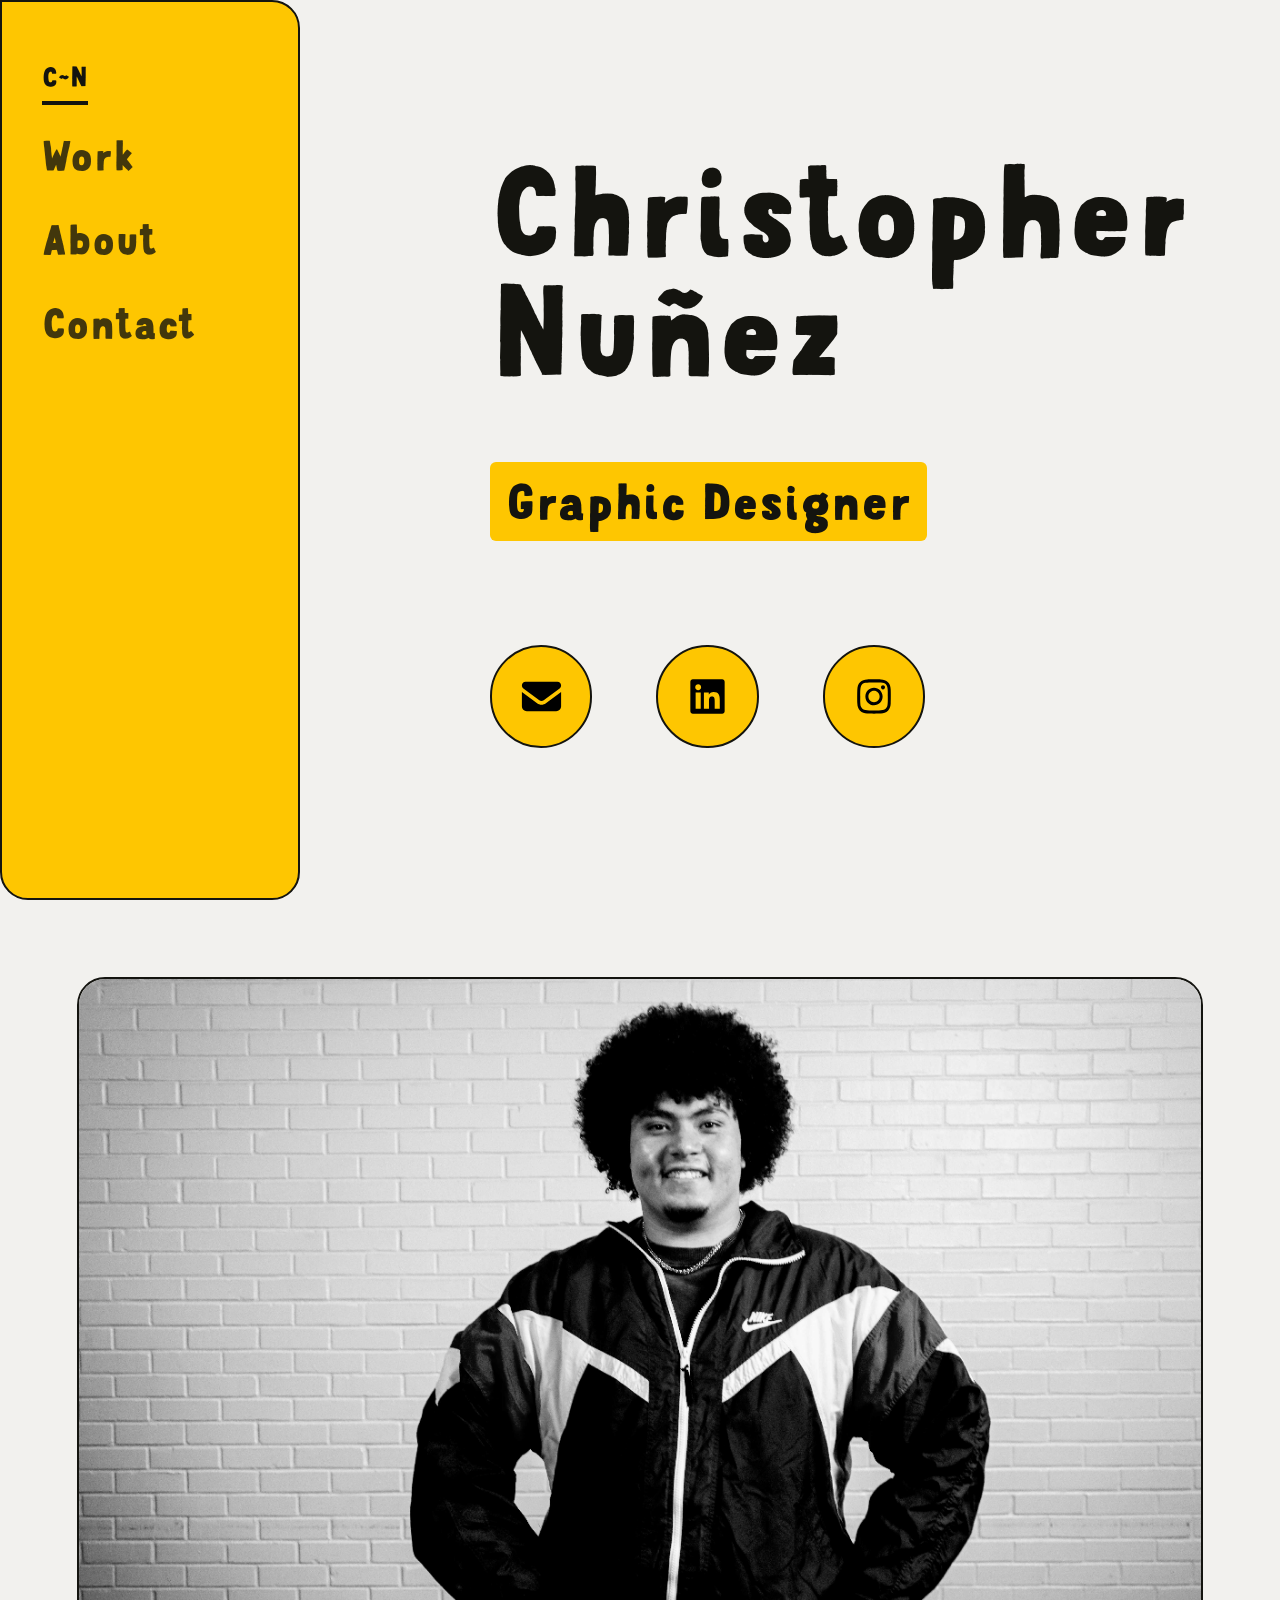
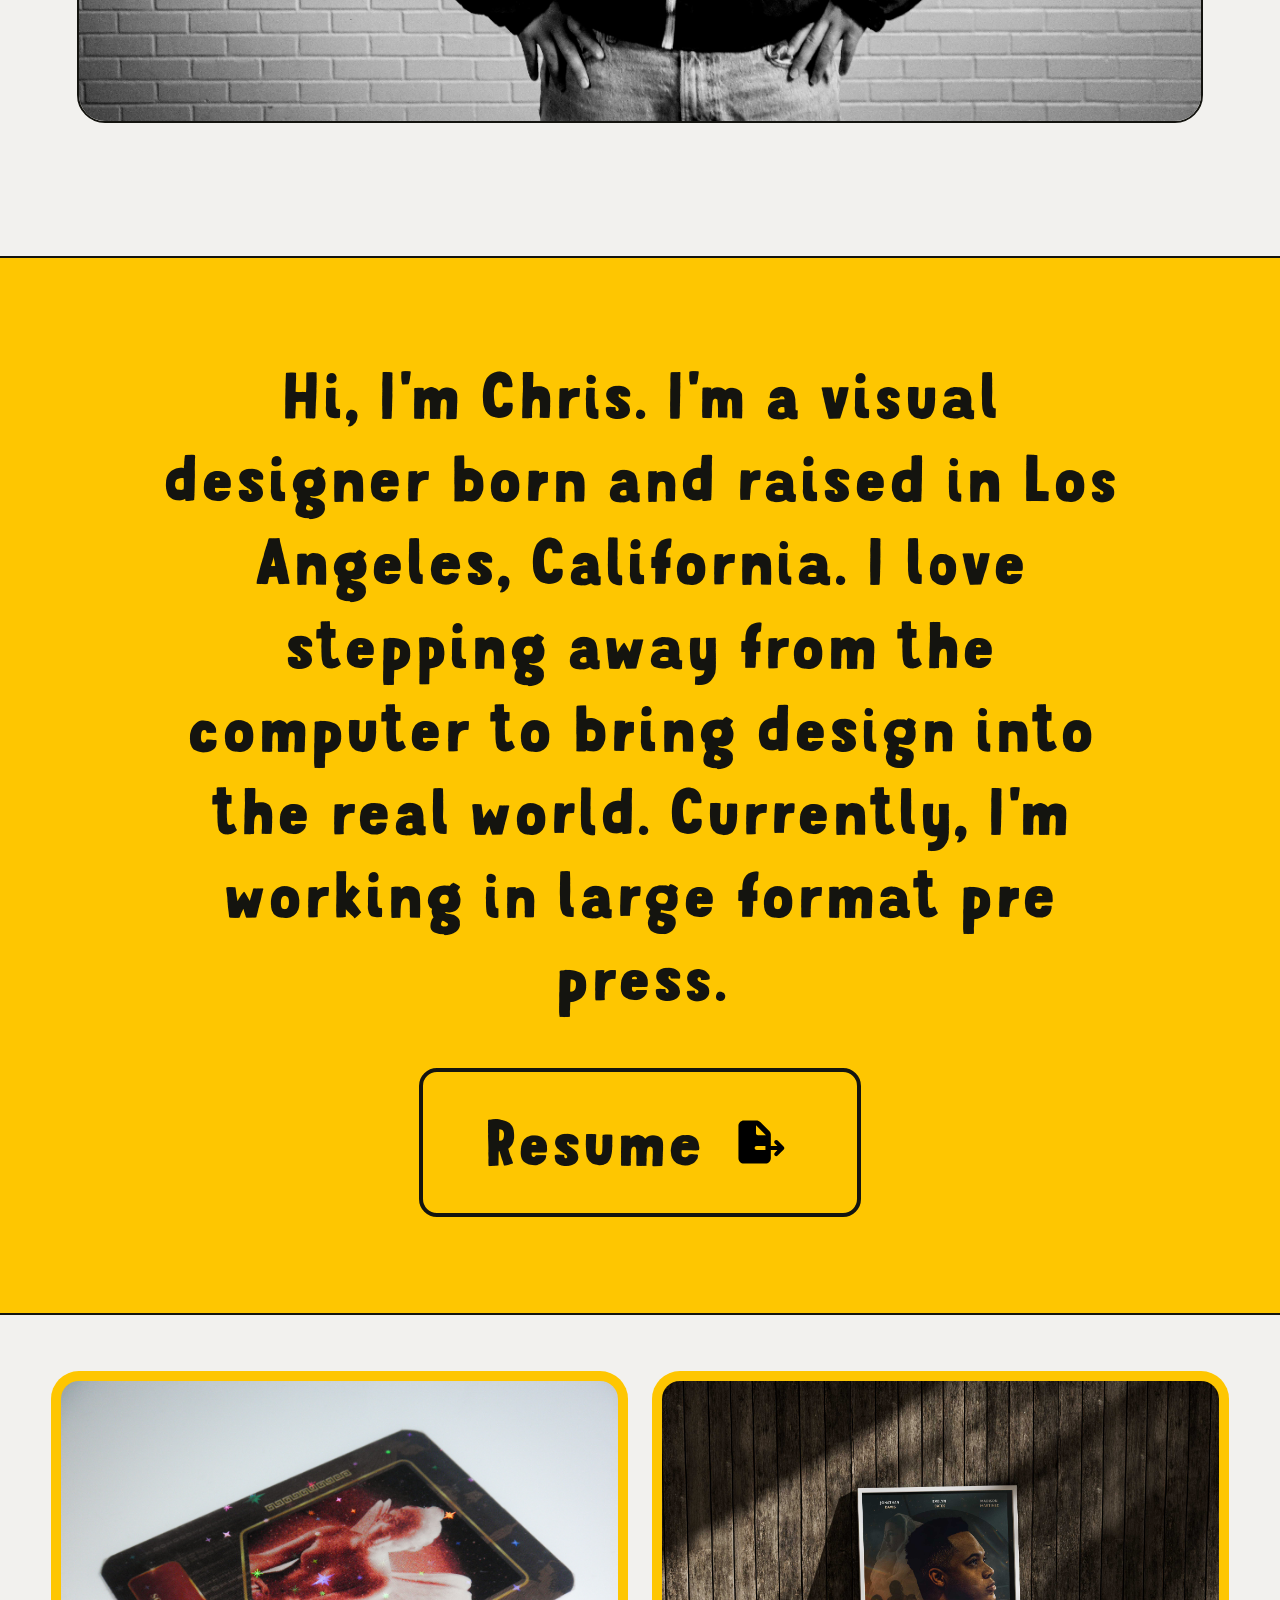
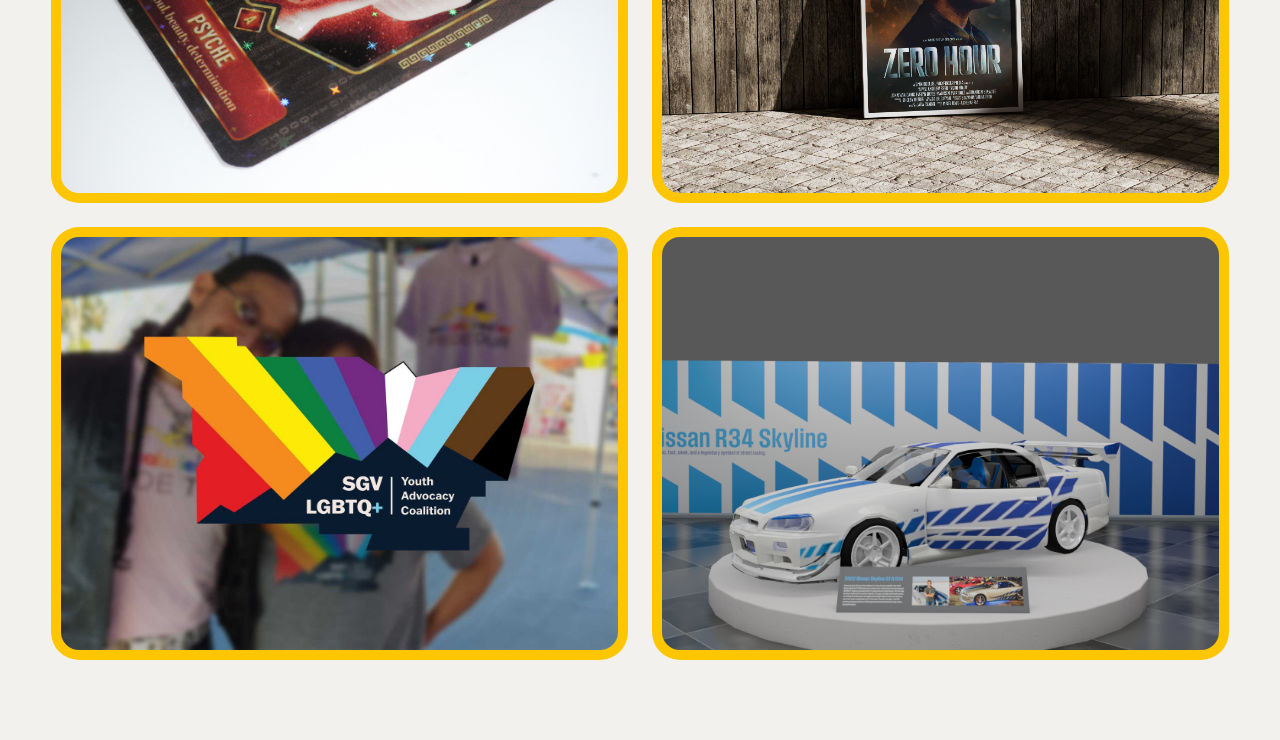
<file: index.html>
<!DOCTYPE html>
<html lang="en">
<head>
<meta charset="UTF-8">
<meta name="viewport" content="width=device-width, initial-scale=1.0">
<title>Christopher Nuñez — Graphic Designer</title>
<link rel="stylesheet" href="css/styles.css">
</head>
<body>

<div class="page">
  <div class="page-inner">

    <div class="hero-row">
      <nav class="nav-card">
        <div class="nav-top">
          <div class="logo">C~N</div>
          <button class="hamburger" id="navToggle" aria-label="Open menu" aria-expanded="false">
            <span></span><span></span><span></span>
          </button>
        </div>
        <ul class="nav-links">
          <li><a href="#work">Work</a></li>
          <li><a href="#about">About</a></li>
          <li><a href="contact.html">Contact</a></li>
        </ul>
      </nav>

      <header class="hero" id="top">
        <div class="hero-text">
          <h1>Christopher<br>Nuñez</h1>
          <p class="tag"><span>Graphic Designer</span></p>
          <div class="social">
            <a href="contact.html" aria-label="Email">
              <img src="assets/icons/envelope-solid-full.svg" alt="">
            </a>
            <a href="https://www.linkedin.com/in/christopher-nu%C3%B1ez-a36871207/" target="_blank" rel="noopener" aria-label="LinkedIn">
              <img src="assets/icons/linkedin-brands-solid-full.svg" alt="">
            </a>
            <a href="https://www.instagram.com/nunez.graphics/?hl=en" target="_blank" rel="noopener" aria-label="Instagram">
              <img src="assets/icons/instagram-brands-solid-full.svg" alt="">
            </a>
          </div>
        </div>
      </header>
    </div>

    <div class="hero-divider">
      <img src="assets/images/header/hero.jpg" alt="Portrait of Chris Nuñez" loading="eager">
    </div>

    <section class="about-band" id="about">
      <p>Hi, I'm Chris. I'm a visual designer born and raised in Los Angeles, California. I love stepping away from the computer to bring design into the real world. Currently, I'm working in large format pre press.</p>
      <a class="resume-btn" href="assets/resume_christopher_nunez.pdf" target="_blank" rel="noopener">
        Resume
        <img src="assets/icons/file-export-solid-full.svg" alt="">
      </a>
    </section>

    <section class="work" id="work">
      <div class="work-grid">
        <a class="work-item" href="work/psyche.html">
          <img src="assets/images/projects/psyche/Psyche-01.jpeg" alt="Psyche Holo Card with astral foil" loading="lazy">
        </a>
        <a class="work-item" href="work/key-art.html">
          <img src="assets/images/projects/key%20art/ZeroHour-01-Moc_Up.jpg" alt="Zero Hour poster" loading="lazy">
        </a>
        <a class="work-item" href="work/sgv.html">
          <img src="assets/images/projects/sgv/Thumbnail_SGV-01.jpg" alt="SGV logo" loading="lazy">
        </a>
        <a class="work-item" href="work/o'conner's-garage.html">
          <img src="assets/images/projects/torettos/New_thumbnail.png" alt="O'Conner's Garage exhibit" loading="lazy">
        </a>
      </div>
    </section>

  </div>
</div>

<script src="js/nav.js"></script>
</body>
</html>
</file>
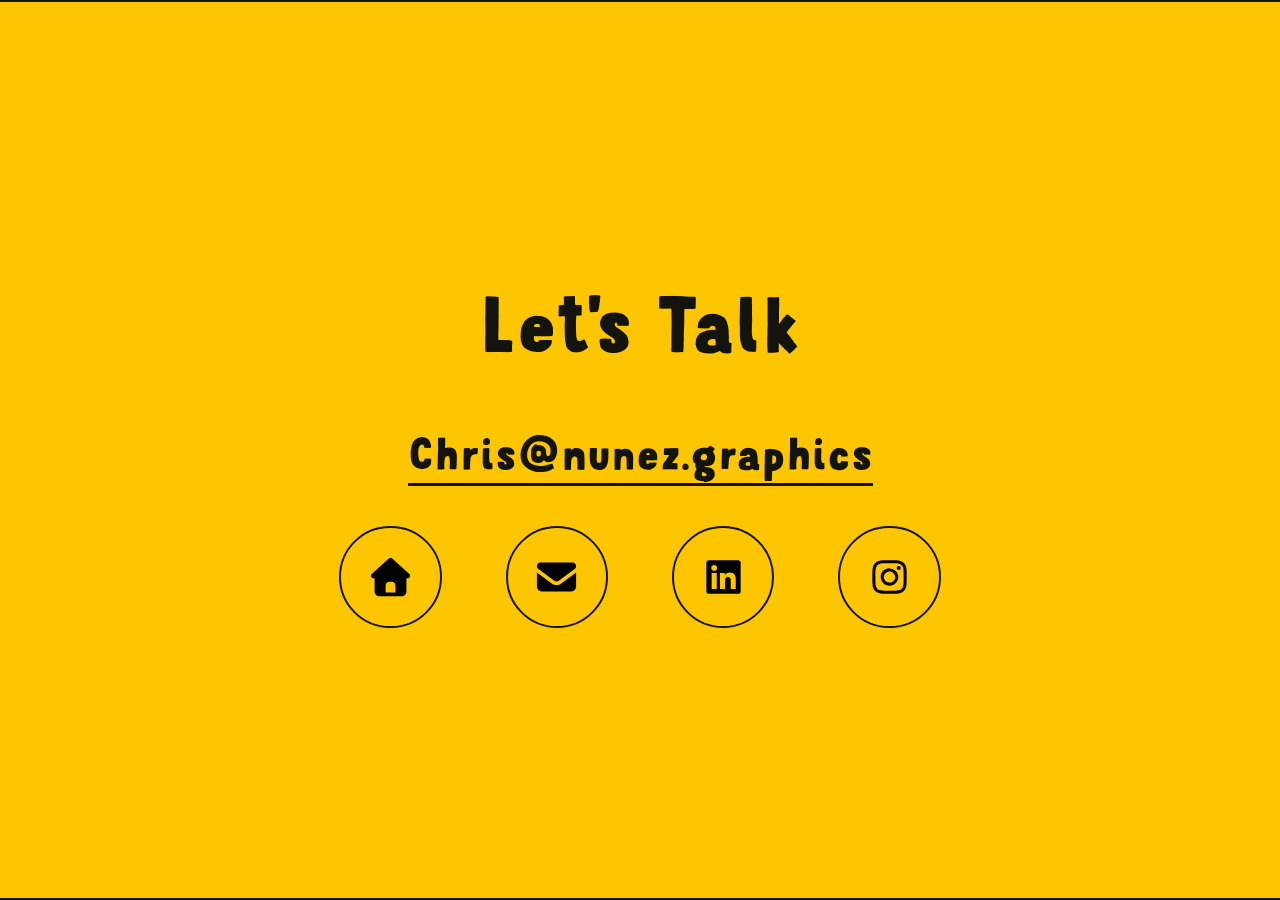
<file: contact.html>
<!DOCTYPE html>
<html lang="en">
<head>
<meta charset="UTF-8">
<meta name="viewport" content="width=device-width, initial-scale=1.0">
<title>Contact — Christopher Nuñez</title>
<link rel="stylesheet" href="css/styles.css">
</head>
<body>

<section class="about-band contact-hero">
  <h1 class="contact-title">Let's Talk</h1>
  <a class="contact-email" href="mailto:Chris@nunez.graphics">Chris@nunez.graphics</a>
  <div class="social">
    <a href="index.html" aria-label="Home">
      <img src="assets/icons/house-solid-full.svg" alt="">
    </a>
    <a href="mailto:Chris@nunez.graphics" aria-label="Email">
      <img src="assets/icons/envelope-solid-full.svg" alt="">
    </a>
    <a href="https://www.linkedin.com/in/christopher-nu%C3%B1ez-a36871207/" target="_blank" rel="noopener" aria-label="LinkedIn">
      <img src="assets/icons/linkedin-brands-solid-full.svg" alt="">
    </a>
    <a href="https://www.instagram.com/nunez.graphics/?hl=en" target="_blank" rel="noopener" aria-label="Instagram">
      <img src="assets/icons/instagram-brands-solid-full.svg" alt="">
    </a>
  </div>
</section>

</body>
</html>
</file>
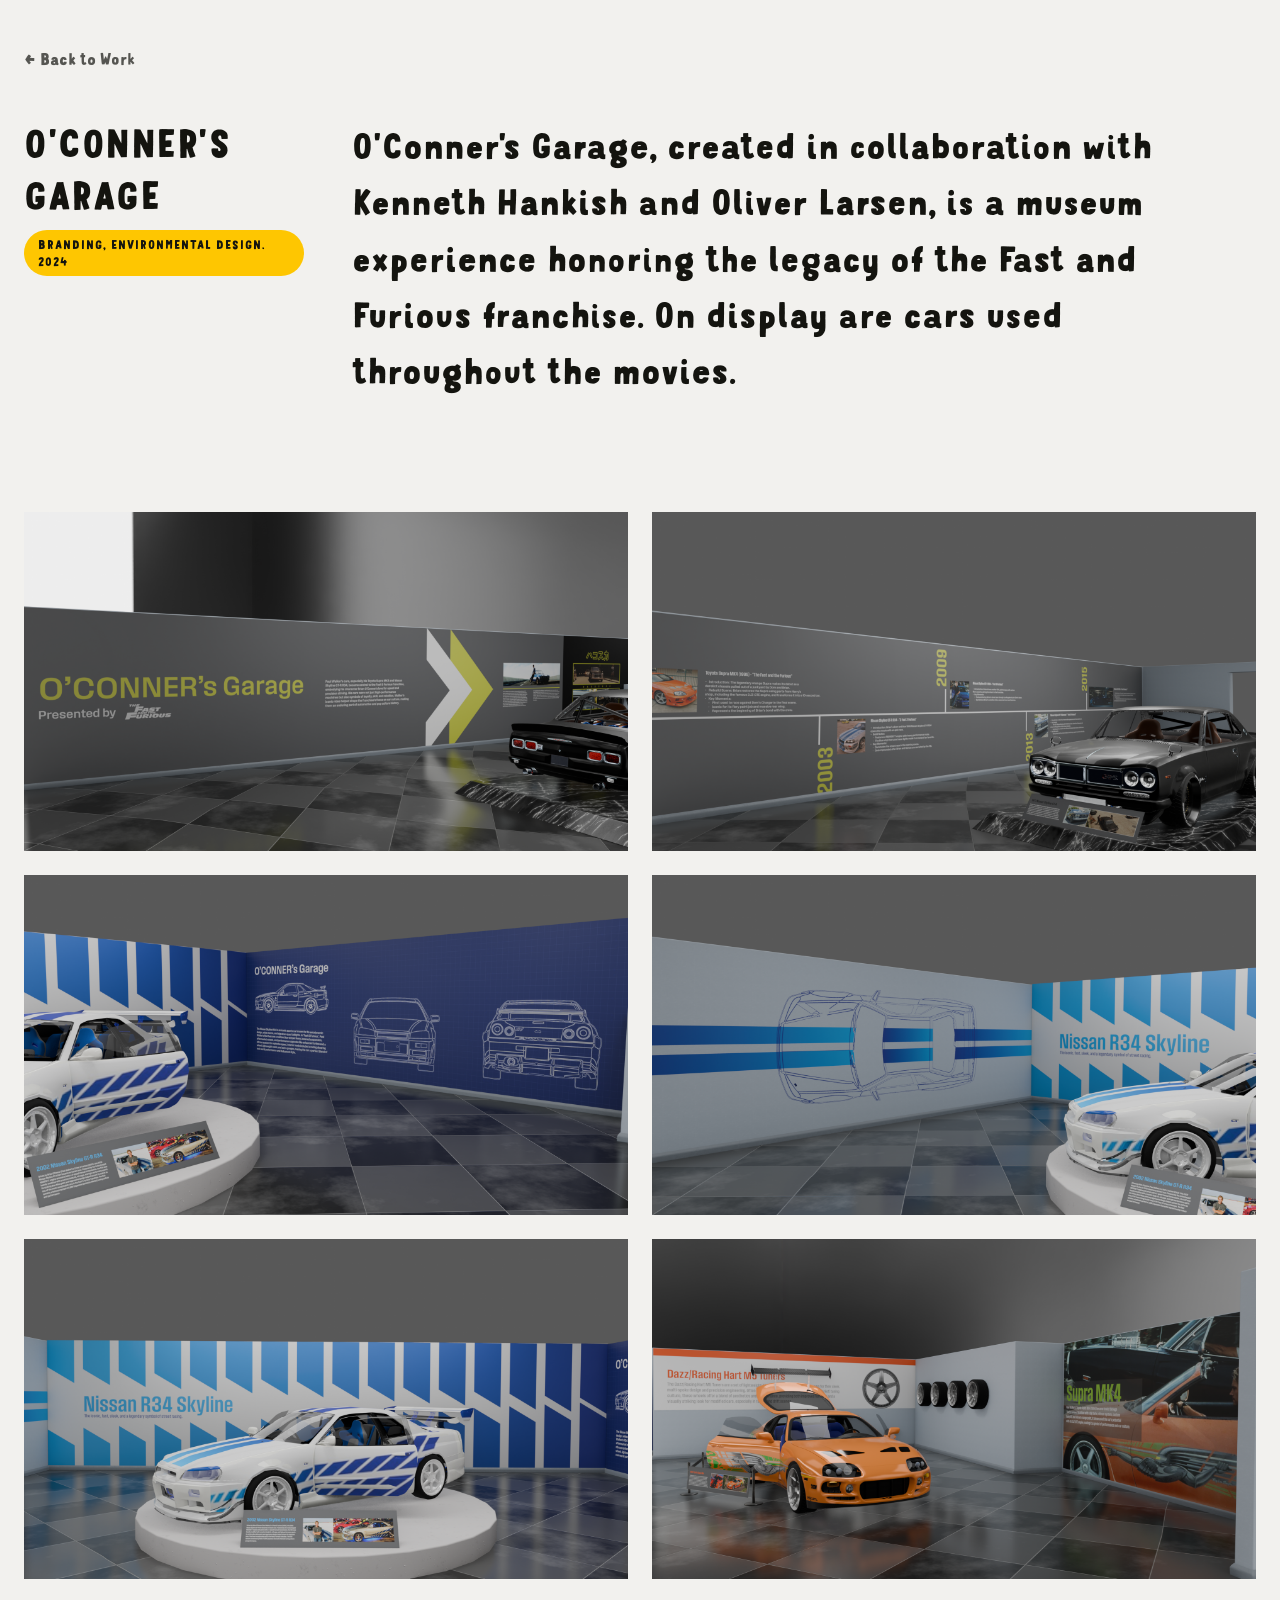
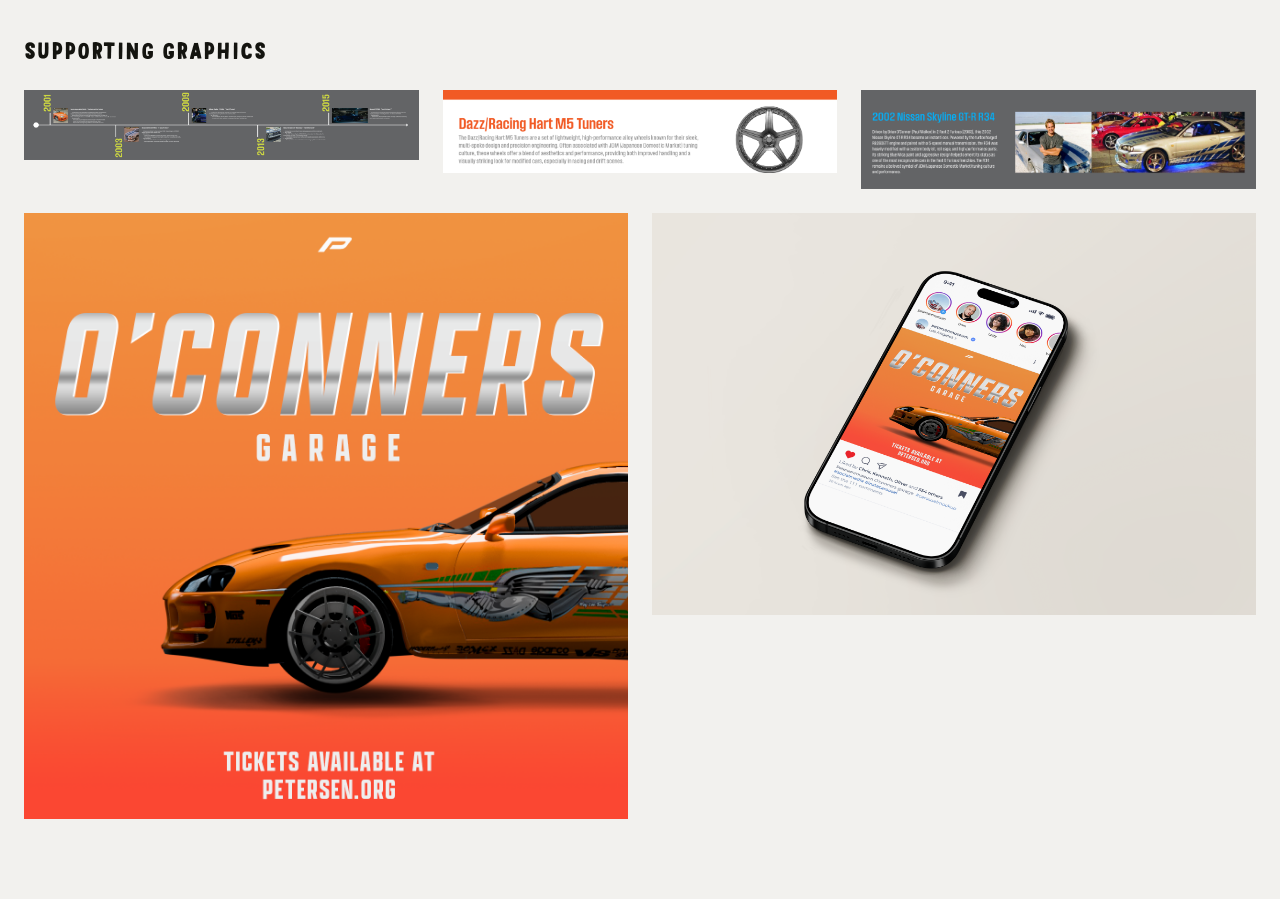
<file: work/o'conner's-garage.html>
<!DOCTYPE html>
<html lang="en">
<head>
<meta charset="UTF-8">
<meta name="viewport" content="width=device-width, initial-scale=1.0">
<title>O'Conner's Garage — Christopher Nuñez</title>
<link rel="stylesheet" href="../css/styles.css">
</head>
<body>

<div class="project-page">
  <a class="back-link" href="../index.html#work">&larr; Back to Work</a>

  <header class="project-header">
    <div>
      <h1 class="project-title">O'Conner's Garage</h1>
      <hr class="project-rule">
      <p class="project-meta">Branding, Environmental Design. 2024</p>
    </div>
    <div class="project-desc">
      <p>O'Conner's Garage, created in collaboration with Kenneth Hankish and Oliver Larsen, is a museum experience honoring the legacy of the Fast and Furious franchise. On display are cars used throughout the movies.</p>
    </div>
  </header>

  <div class="project-images">
    <div class="project-gallery">
      <img class="project-image" src="../assets/images/projects/torettos/exhibit_renders/EntranceWall.png" alt="Museum Entrance" loading="lazy">
      <img class="project-image" src="../assets/images/projects/torettos/exhibit_renders/HakosukaTimeline.png" alt="Museum Timeline" loading="lazy">
      <img class="project-image" src="../assets/images/projects/torettos/exhibit_renders/SkylineWall1.png" alt="Blue Print of Nissian Skyline " loading="lazy">
      <img class="project-image" src="../assets/images/projects/torettos/exhibit_renders/SkylineWall2.png" alt="Wall Graphics of Nissian Skyline " loading="lazy">
      <img class="project-image" src="../assets/images/projects/torettos/exhibit_renders/SkylineWallFront.png" alt="Nissian Skyline on display " loading="lazy">
      <img class="project-image" src="../assets/images/projects/torettos/exhibit_renders/SupraZone.png" alt="Display of Supra " loading="lazy">
    </div>

    <h2 class="project-section-title">Supporting Graphics</h2>
    <div class="project-gallery-3col">
      <img class="project-image" src="../assets/images/projects/torettos/Source_wall/EntranceSource.png" alt="Entrance Wall" loading="lazy">
      <img class="project-image" src="../assets/images/projects/torettos/Source_wall/SupraWheel_Source.png" alt="Supra wall graphic" loading="lazy">
      <img class="project-image" src="../assets/images/projects/torettos/Source_wall/PlacardSource1.png" alt="Placard wall graphic" loading="lazy">
    </div>
    <div class="project-gallery">
      <img class="project-image" src="../assets/images/projects/torettos/Social_Media/O-Connors-5.png" alt="O'Conner's Garage social media graphic" loading="lazy">
      <img class="project-image" src="../assets/images/projects/torettos/Social_Media/Social_Media_MOck-up.png" alt="O'Conner's Garage social media mockup" loading="lazy">
    </div>
  </div>
</div>
<script src="../js/lightbox.js"></script>
</body>
</html>
</file>
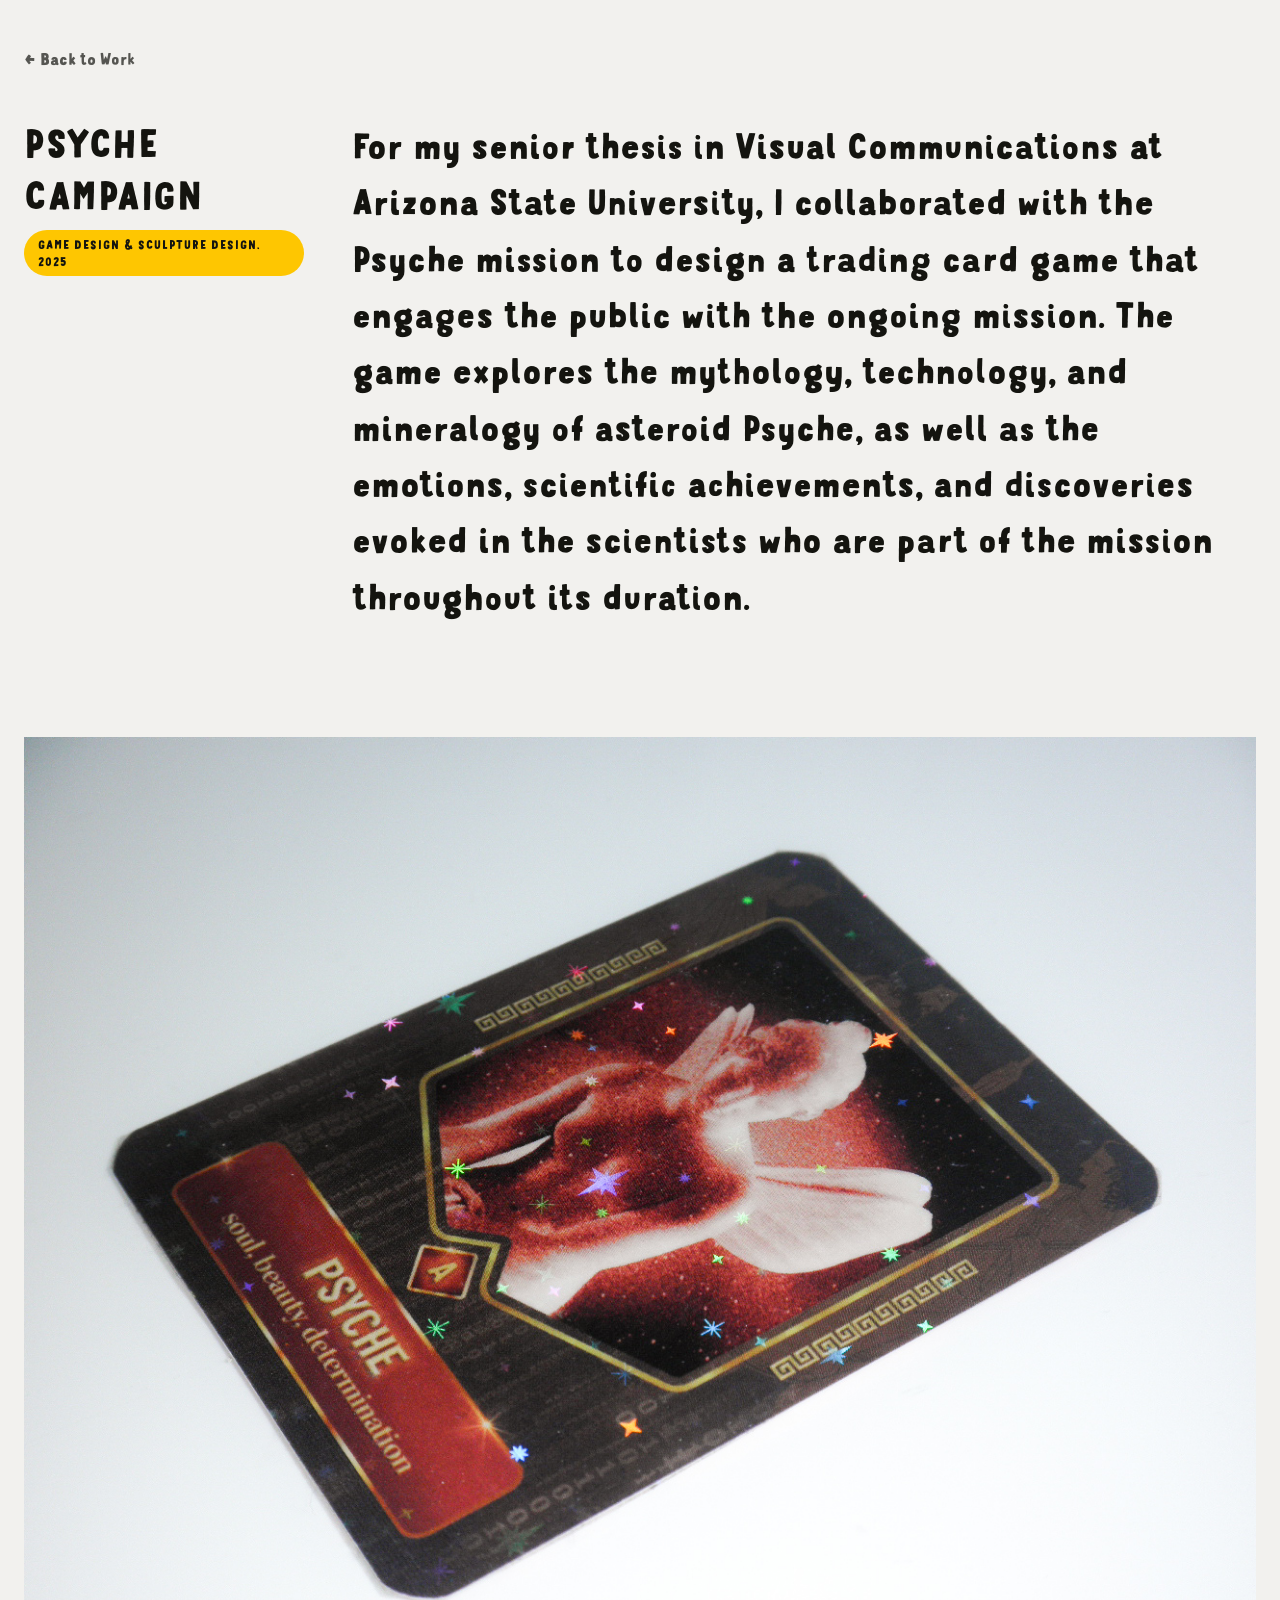
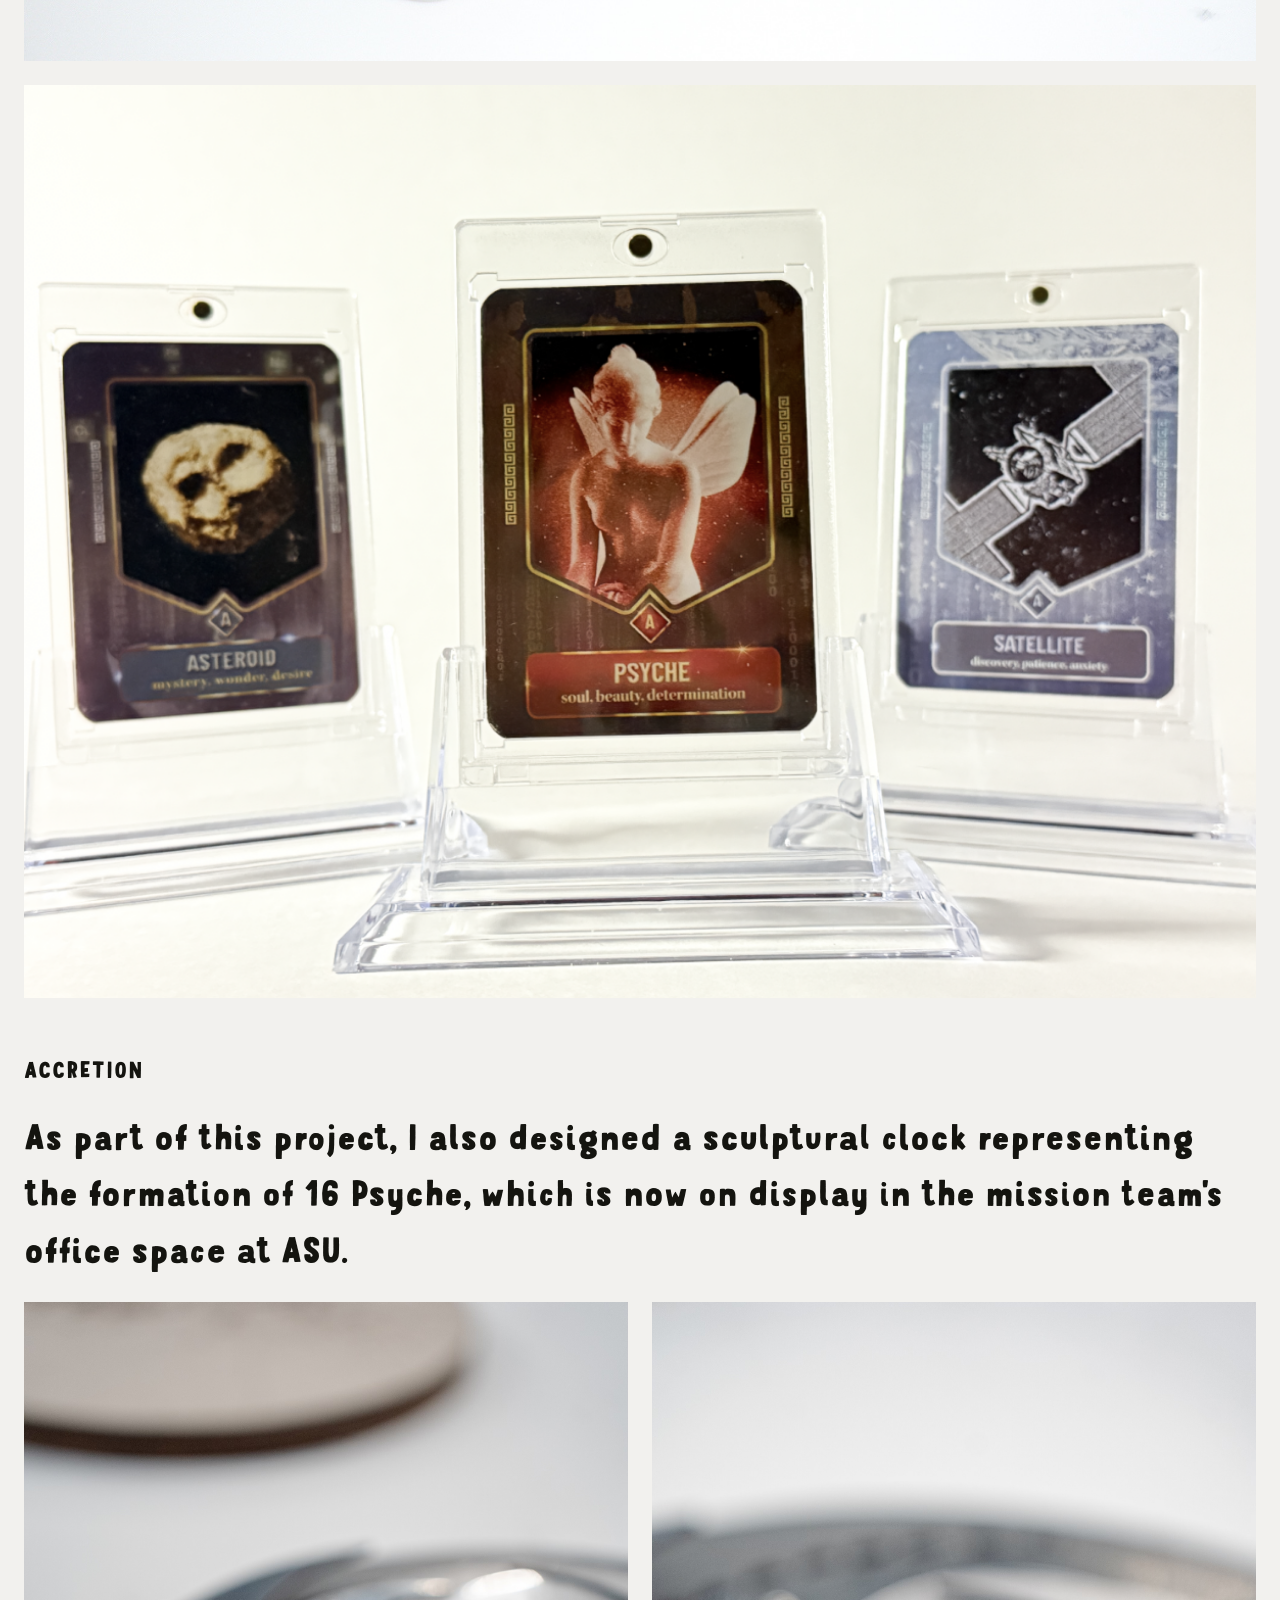
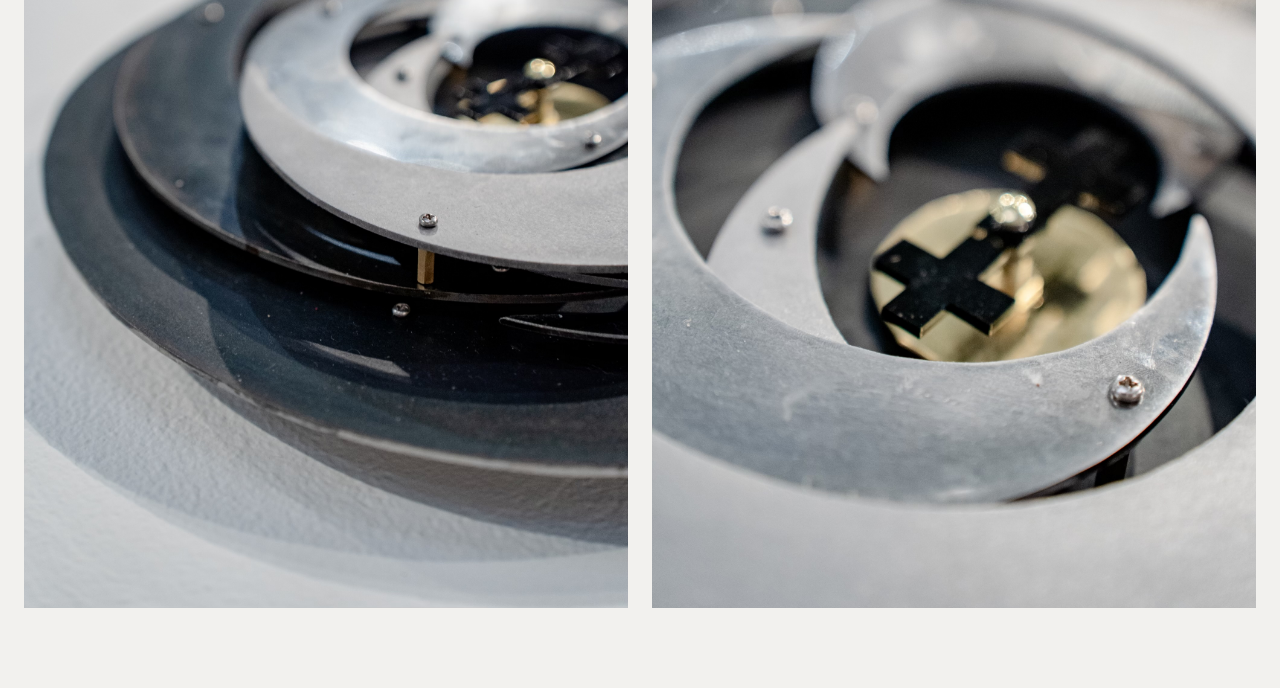
<file: work/psyche.html>
<!DOCTYPE html>
<html lang="en">
<head>
<meta charset="UTF-8">
<meta name="viewport" content="width=device-width, initial-scale=1.0">
<title>Psyche — Christopher Nuñez</title>
<link rel="stylesheet" href="../css/styles.css">
</head>
<body>

<div class="project-page">
  <a class="back-link" href="../index.html#work">&larr; Back to Work</a>

  <header class="project-header">
    <div>
      <h1 class="project-title">Psyche Campaign</h1>
      <hr class="project-rule">
      <p class="project-meta">Game Design & Sculpture Design. 2025</p>
    </div>
    <div class="project-desc">
      <p>For my senior thesis in Visual Communications at Arizona State University, I collaborated with the Psyche mission to design a trading card game that engages the public with the ongoing mission. The game explores the mythology, technology, and mineralogy of asteroid Psyche, as well as the emotions, scientific achievements, and discoveries evoked in the scientists who are part of the mission throughout its duration.</p>
    </div>
  </header>

  <div class="project-images">
    <img class="project-image" src="../assets/images/projects/psyche/Psyche-01.jpeg" alt="Psyche Holo Card with astral foil" loading="lazy">
    <img class="project-image" src="../assets/images/projects/psyche/Psyche-02.png" alt="Trio of Psyche 16 Cards displayed in a case">

    <h2 class="project-section-title">Accretion</h2>
    <p>As part of this project, I also designed a sculptural clock representing the formation of 16 Psyche, which is now on display in the mission team's office space at ASU.</p>
    <div class="project-gallery">
      <img class="project-image" src="../assets/images/projects/psyche/Psyche_Clock.jpg" alt="Psyche Clock" loading="lazy">
      <img class="project-image" src="../assets/images/projects/psyche/Psyche_Clock__02.jpg" alt="Psyche Clock, detail view" loading="lazy">
    </div>
  </div>
</div>

<script src="../js/lightbox.js"></script>
</body>
</html>
</file>
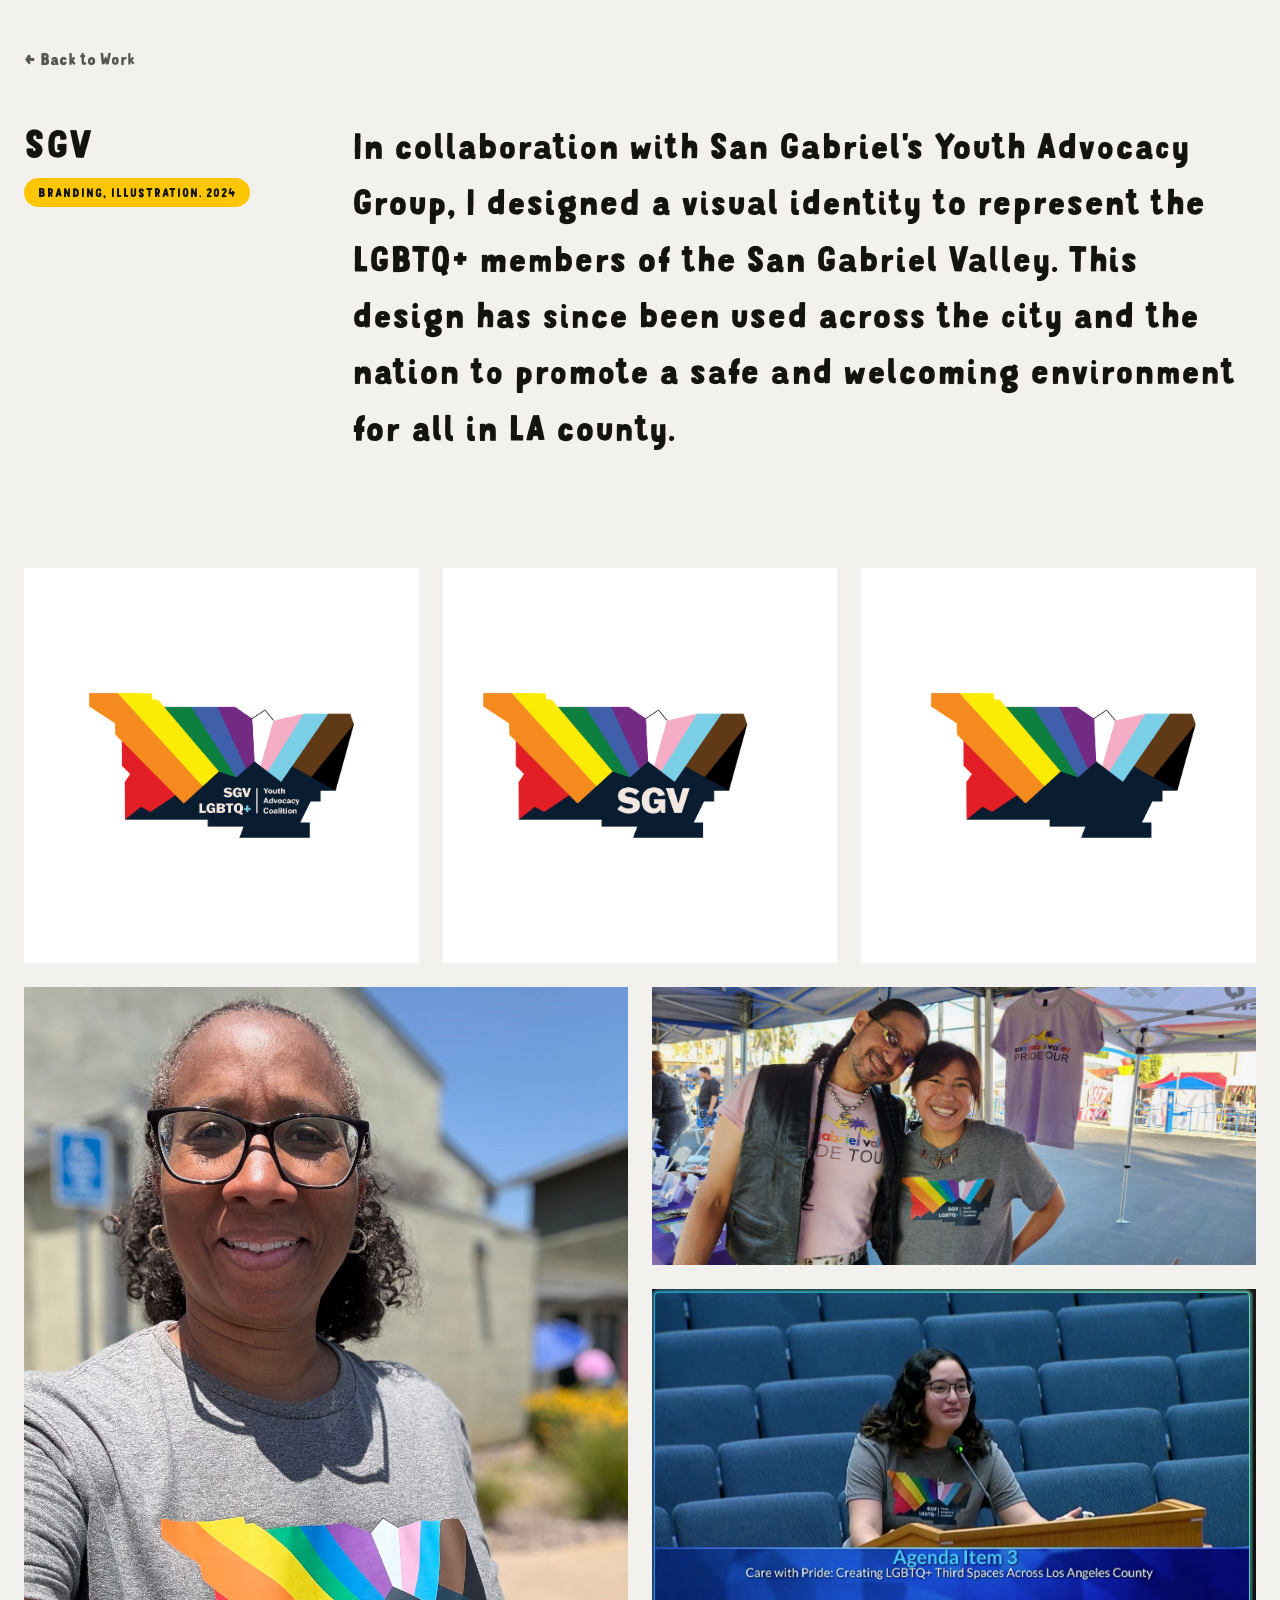
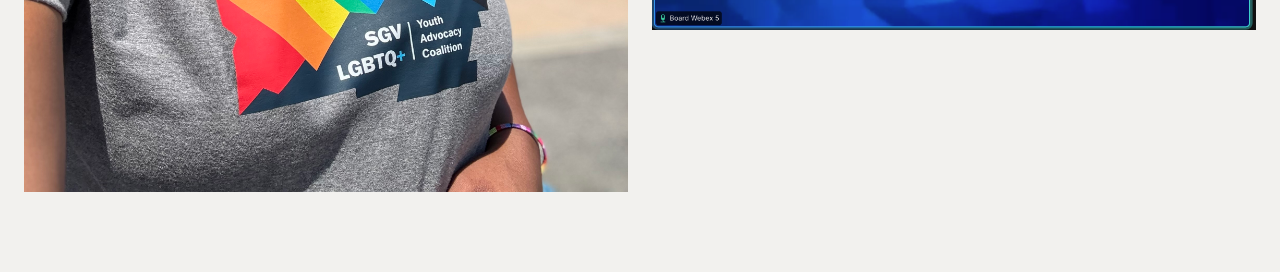
<file: work/sgv.html>
<!DOCTYPE html>
<html lang="en">
<head>
<meta charset="UTF-8">
<meta name="viewport" content="width=device-width, initial-scale=1.0">
<title>SGV — Christopher Nuñez</title>
<link rel="stylesheet" href="../css/styles.css">
</head>
<body>

<div class="project-page">
  <a class="back-link" href="../index.html#work">&larr; Back to Work</a>

  <header class="project-header">
    <div>
      <h1 class="project-title">SGV</h1>
      <hr class="project-rule">
      <p class="project-meta">Branding, Illustration. 2024</p>
    </div>
    <div class="project-desc">
      <p>In collaboration with San Gabriel's Youth Advocacy Group, I designed a visual identity to represent the LGBTQ+ members of the San Gabriel Valley. This design has since been used across the city and the nation to promote a safe and welcoming environment for all in LA county.</p>
    </div>
  </header>

  <div class="project-images">
    <div class="project-gallery-3col">
      <img class="project-image" src="../assets/images/projects/sgv/Logo/01_SGLGBT_Final%20.png" alt="SGV logo, version 1" loading="lazy">
      <img class="project-image" src="../assets/images/projects/sgv/Logo/02_SGLGBT_Final%20.png" alt="SGV logo, version 2" loading="lazy">
      <img class="project-image" src="../assets/images/projects/sgv/Logo/03_SGLGBT_Final%20.png" alt="SGV logo, version 3" loading="lazy">
    </div>
    <div class="project-columns">
      <div class="project-column">
        <img class="project-image" src="../assets/images/projects/sgv/T-shirt/T-shirt_01.jpeg" alt="SGV logo on a t-shirt" loading="lazy">
      </div>
      <div class="project-column">
        <img class="project-image" src="../assets/images/projects/sgv/T-shirt/t-shirt_02.jpeg" alt="SGV logo on a t-shirt" loading="lazy">
        <img class="project-image" src="../assets/images/projects/sgv/T-shirt/T-shirt_03.png" alt="SGV logo on a t-shirt" loading="lazy">
      </div>
    </div>
  </div>
</div>

<script src="../js/lightbox.js"></script>
</body>
</html>
</file>
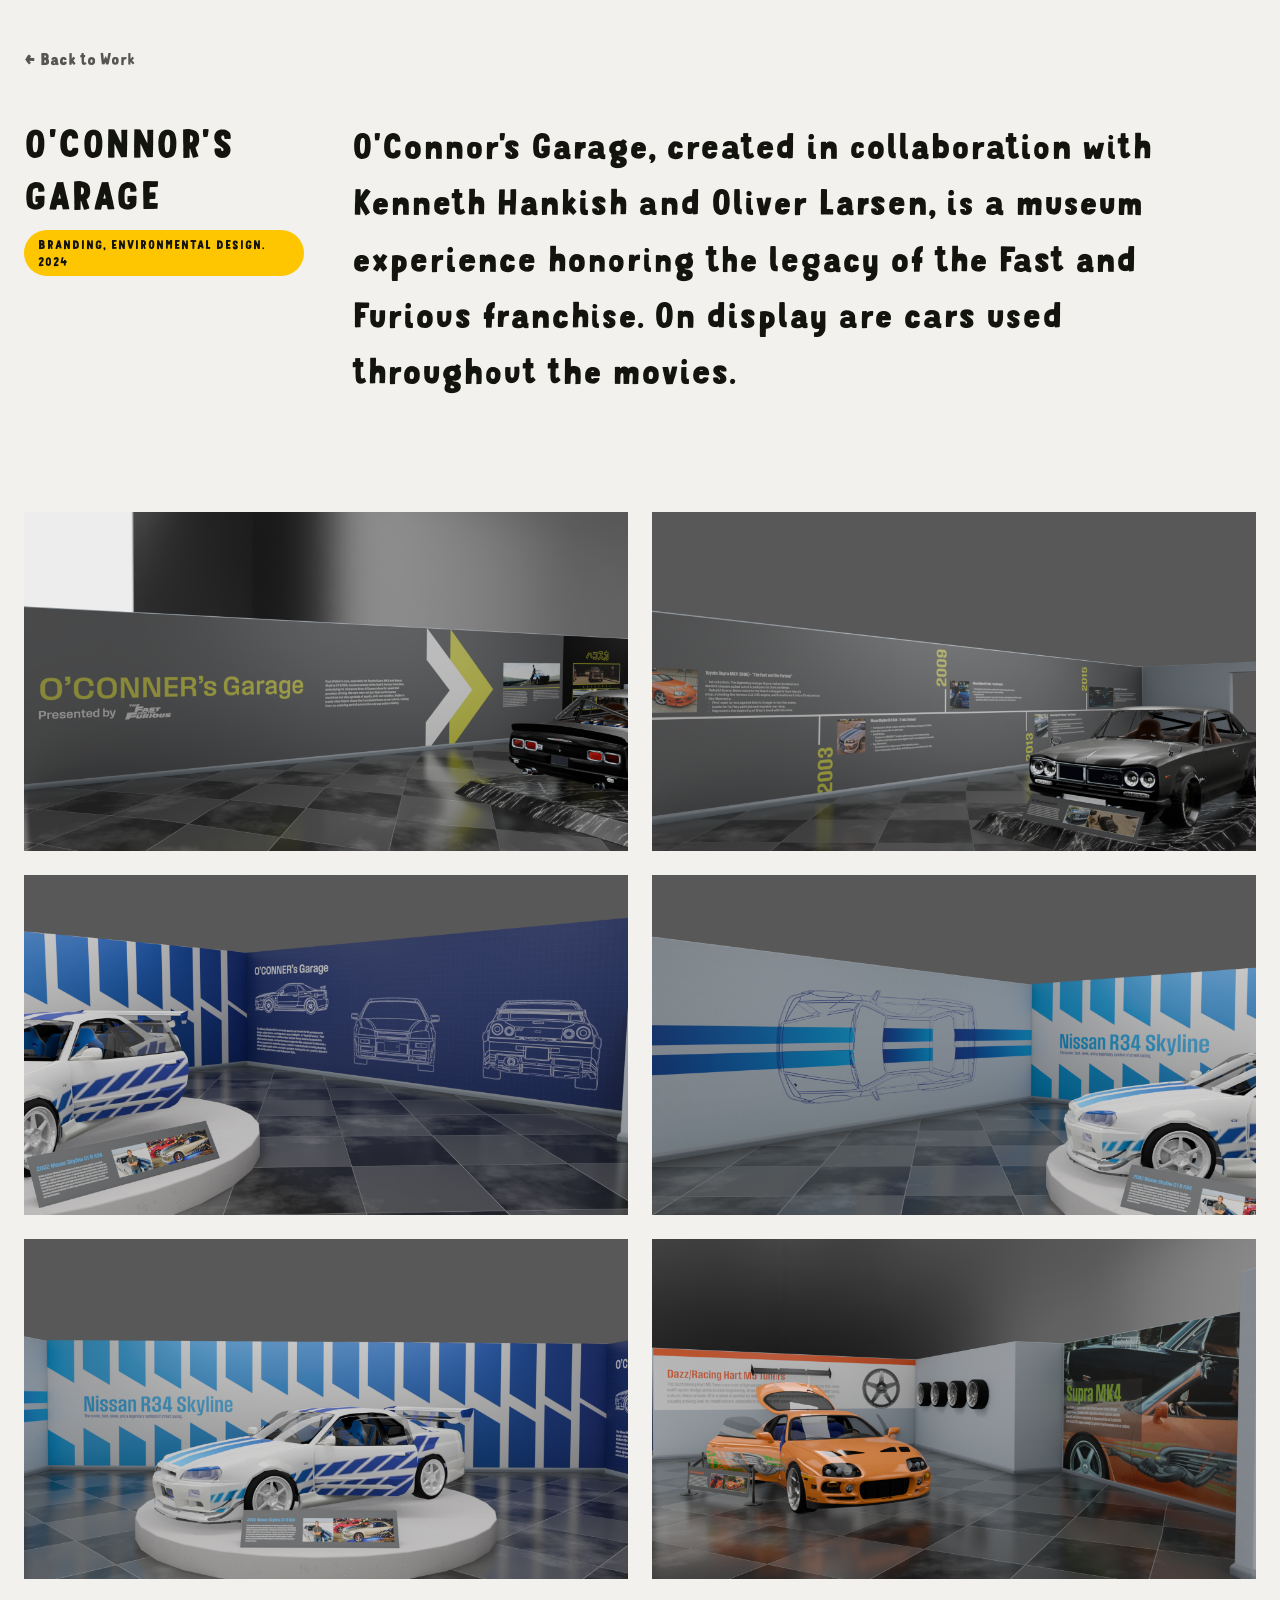
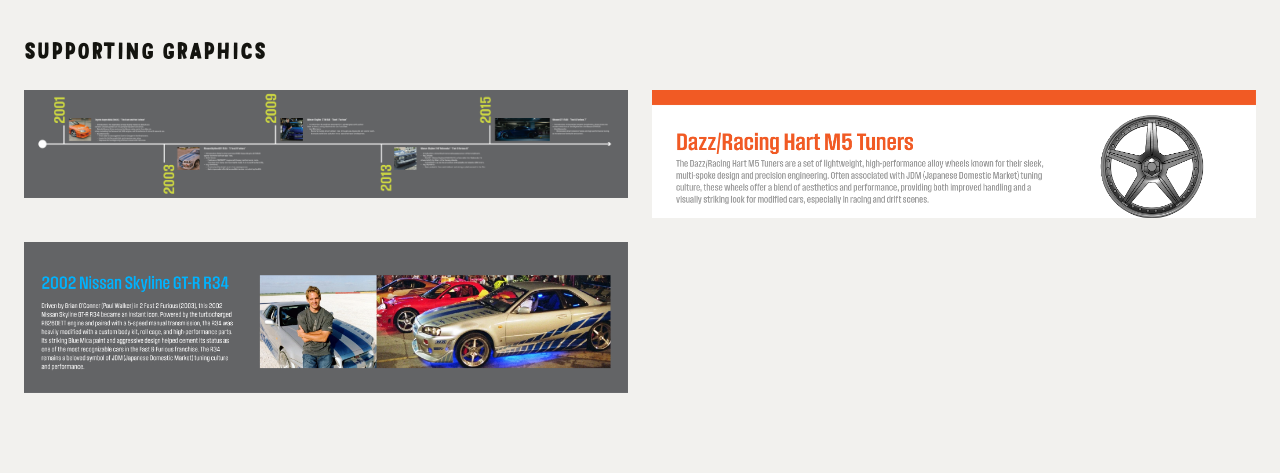
<file: work/torettos-cafe.html>
<!DOCTYPE html>
<html lang="en">
<head>
<meta charset="UTF-8">
<meta name="viewport" content="width=device-width, initial-scale=1.0">
<title>O'Connor's Garage — Christopher Nuñez</title>
<link rel="stylesheet" href="../css/styles.css">
</head>
<body>

<div class="project-page">
  <a class="back-link" href="../index.html#work">&larr; Back to Work</a>

  <header class="project-header">
    <div>
      <h1 class="project-title">O'Connor's Garage</h1>
      <hr class="project-rule">
      <p class="project-meta">Branding, Environmental Design. 2024</p>
    </div>
    <div class="project-desc">
      <p>O'Connor's Garage, created in collaboration with Kenneth Hankish and Oliver Larsen, is a museum experience honoring the legacy of the Fast and Furious franchise. On display are cars used throughout the movies.</p>
    </div>
  </header>

  <div class="project-images">
    <div class="project-gallery">
      <img class="project-image" src="../assets/images/projects/torettos/exhibit_renders/EntranceWall.png" alt="Museum Entrance" loading="lazy">
      <img class="project-image" src="../assets/images/projects/torettos/exhibit_renders/HakosukaTimeline.png" alt="Museum Timeline" loading="lazy">
      <img class="project-image" src="../assets/images/projects/torettos/exhibit_renders/SkylineWall1.png" alt="Blue Print of Nissian Skyline " loading="lazy">
      <img class="project-image" src="../assets/images/projects/torettos/exhibit_renders/SkylineWall2.png" alt="Wall Graphics of Nissian Skyline " loading="lazy">
      <img class="project-image" src="../assets/images/projects/torettos/exhibit_renders/SkylineWallFront.png" alt="Nissian Skyline on display " loading="lazy">
      <img class="project-image" src="../assets/images/projects/torettos/exhibit_renders/SupraZone.png" alt="Display of Supra " loading="lazy">
    </div>

    <h2 class="project-section-title">Supporting Graphics</h2>
    <div class="project-gallery">
      <img class="project-image" src="../assets/images/projects/torettos/Source_wall/EntranceSource.png" alt="Entrance Wall" loading="lazy">
      <img class="project-image" src="../assets/images/projects/torettos/Source_wall/SupraWheel_Source.png" alt="Supra wall graphic" loading="lazy">
      <img class="project-image" src="../assets/images/projects/torettos/Source_wall/PlacardSource1.png" alt="Placard wall graphic" loading="lazy">
    </div>
  </div>
</div>
<script src="../js/lightbox.js"></script>
</body>
</html>
</file>
<file: css/styles.css>
@font-face {
  font-family: 'MrDodo';
  src: url('Fonts/myfonts_order_7426796421290/MrDodo-Medium.otf') format('opentype');
  font-weight: 500;
  font-style: normal;
  font-display: swap;
}

:root {
  --yellow: #FEC601;
  --bg: #f2f1ee;
  --ink: #14140f;
  --white: #fdfdfb;
  --radius-lg: 28px;
  --radius-md: 18px;
  --radius-full: 999px;
  --border: 2px solid var(--ink);
  --max: 1100px;
  --nav-w: 300px;
}

* { box-sizing: border-box; }

html { scroll-behavior: smooth; overflow-x: clip; }

body {
  margin: 0;
  background: var(--bg);
  color: var(--ink);
  font-family: 'MrDodo', system-ui, sans-serif;
  font-weight: 500;
  overflow-x: clip;
}

a { color: inherit; text-decoration: none; }
img { max-width: 100%; display: block; }
ul { list-style: none; margin: 0; padding: 0; }

/* Layout shell */

.page {
  padding: 24px;
}

.page-inner {
  max-width: calc(var(--max) + var(--nav-w) + 24px);
  margin: 0 auto;
}

/* Nav */

.nav-card {
  background: var(--yellow);
  border: var(--border);
  border-radius: var(--radius-lg);
  padding: 20px 20px;
  display: flex;
  flex-direction: column;
  gap: 22px;
  margin-bottom: 32px;
  width: 100%;
}

.nav-top {
  display: flex;
  align-items: center;
  justify-content: space-between;
  gap: 16px;
}

.logo {
  font-weight: 500;
  font-size: 1.3rem;
  border-bottom: 3px solid var(--ink);
  padding-bottom: 4px;
  width: fit-content;
}

.hamburger {
  display: flex;
  flex-direction: column;
  justify-content: center;
  gap: 5px;
  width: 32px;
  height: 32px;
  background: none;
  border: none;
  padding: 0;
  cursor: pointer;
  flex-shrink: 0;
}

.hamburger span {
  display: block;
  width: 100%;
  height: 3px;
  background: var(--ink);
  border-radius: 2px;
  transition: transform 0.25s ease, opacity 0.2s ease;
}

.nav-links {
  display: flex;
  flex-direction: column;
  gap: 16px;
  font-size: 1.05rem;
  flex: 1;
}

.nav-links a {
  opacity: 0.8;
  white-space: nowrap;
}

.nav-links a:hover,
.nav-links a[aria-current="page"] {
  opacity: 1;
  text-decoration: underline;
  text-underline-offset: 4px;
}

@media (max-width: 899px) {
  .nav-links {
    display: none;
    flex-direction: column;
    gap: 32px;
    font-size: 1.8rem;
    margin-top: 56px;
  }

  .nav-card.nav-open {
    position: fixed;
    inset: 0;
    width: auto;
    height: auto;
    margin-bottom: 0;
    border-radius: 0;
    z-index: 2000;
    padding: 32px 24px;
  }

  .nav-card.nav-open .nav-links {
    display: flex;
  }

  .hamburger.active span:nth-child(1) {
    transform: translateY(8px) rotate(45deg);
  }

  .hamburger.active span:nth-child(2) {
    opacity: 0;
  }

  .hamburger.active span:nth-child(3) {
    transform: translateY(-8px) rotate(-45deg);
  }
}

@media (min-width: 900px) {
  .hero-row {
    width: 100vw;
    position: relative;
    left: 50%;
    margin-left: -50vw;
    margin-top: -24px;
    display: flex;
    align-items: stretch;
  }

  .nav-card {
    width: var(--nav-w);
    flex-shrink: 0;
    margin-bottom: 0;
    border-radius: 0 var(--radius-lg) var(--radius-lg) var(--radius-lg);
    padding: 56px 40px;
  }

  .logo {
    font-size: 1.7rem;
    border-bottom-width: 4px;
    padding-bottom: 6px;
  }

  .nav-links {
    justify-content: flex-start;
    gap: 28px;
    font-size: 2.6rem;
  }

  .hamburger {
    display: none;
  }
}

/* Hero */

.hero {
  display: flex;
  flex-wrap: wrap;
  align-items: flex-start;
  gap: 40px;
  padding-top: 8px;
  container-type: inline-size;
}

@media (min-width: 900px) {
  .hero {
    flex: 1 1 auto;
    min-height: 100dvh;
    align-items: center;
    padding: 0 94px 0 190px;
    max-width: 90vw;
  }
}

.hero-text {
  flex: 1 1 520px;
}

.hero h1 {
  font-size: clamp(4.4rem, 18cqw, 13rem);
  font-weight: 500;
  line-height: 0.95;
  margin: 0 0 78px;
}

.tag {
  margin: 0 0 110px;
  font-size: clamp(3.1rem, 3.8vw, 3.6rem);
  font-weight: 500;
}

.tag span {
  background: var(--yellow);
  padding: 6px 16px;
  border-radius: 6px;
}

.social {
  display: flex;
  gap: clamp(28px, 5vw, 64px);
}

.social a {
  width: clamp(56px, 8vw, 105px);
  height: clamp(56px, 8vw, 105px);
  border-radius: 50%;
  background: var(--yellow);
  border: var(--border);
  display: flex;
  align-items: center;
  justify-content: center;
  flex-shrink: 0;
}

.social img {
  width: clamp(28px, 3.8vw, 50px);
  height: clamp(28px, 3.8vw, 50px);
}

.hero-divider {
  width: 100vw;
  position: relative;
  left: 50%;
  margin-left: -50vw;
  margin-top: 0;
  height: 100dvh;
}

.hero-divider img {
  position: absolute;
  inset: 6vw;
  width: calc(100% - 12vw);
  height: calc(100% - 12vw);
  object-fit: cover;
  border-radius: var(--radius-lg);
  border: var(--border);
}

/* About / intro band */

.about-band {
  width: 100vw;
  position: relative;
  left: 50%;
  margin-left: -50vw;
  margin-top: 56px;
  background: var(--yellow);
  border-top: var(--border);
  border-bottom: var(--border);
  padding: 96px 24px;
  text-align: center;
  min-height: 100dvh;
  display: flex;
  flex-direction: column;
  align-items: center;
  justify-content: center;
}

.about-band p {
  max-width: 1000px;
  margin: 0 auto 48px;
  font-size: clamp(2.2rem, 5.5vw, 4rem);
  font-weight: 500;
  line-height: 1.3;
}

.contact-title {
  font-size: clamp(2.5rem, 6vw, 5rem);
  font-weight: 500;
  margin: 0 0 24px;
}

.contact-sub {
  max-width: 560px;
  margin: 0 0 40px;
  font-size: clamp(1.1rem, 2vw, 1.4rem);
  line-height: 1.5;
}

.about-band .social {
  margin-top: 40px;
}

.contact-hero {
  margin-top: 0;
}

.contact-email {
  display: inline-block;
  margin-top: 24px;
  font-size: clamp(1.6rem, 4vw, 2.75rem);
  font-weight: 500;
  border-bottom: 3px solid var(--ink);
}

.contact-email:hover {
  opacity: 0.7;
}

.resume-btn {
  display: inline-flex;
  align-items: center;
  gap: 20px;
  background: transparent;
  border: 4px solid var(--ink);
  border-radius: var(--radius-md);
  padding: 28px 60px;
  font-weight: 500;
  font-size: 3.9rem;
}

.resume-btn img {
  width: 74px;
  height: 54px;
}

.resume-btn:hover { background: rgba(20, 20, 15, 0.08); }

/* Section headings */

.section-head {
  padding: 56px 0 0;
}

.section-head h2 {
  font-size: clamp(1.6rem, 4vw, 2.2rem);
  font-weight: 500;
  margin: 0 0 8px;
}

.section-head p {
  font-size: 1.05rem;
  opacity: 0.75;
  max-width: 540px;
  margin: 0;
}

.section-head .view-all {
  display: inline-block;
  margin-top: 14px;
  font-weight: 500;
  border-bottom: 2px solid var(--ink);
}

/* Work grid */

.work {
  margin-top: 56px;
  padding: 0 0 56px;
}

.work-grid {
  width: 92vw;
  position: relative;
  left: 50%;
  margin-left: -46vw;
  display: grid;
  grid-template-columns: repeat(2, 1fr);
  align-items: start;
  gap: 24px;
}

.work-item {
  background: var(--yellow);
  border-radius: var(--radius-lg);
  padding: 10px;
  display: block;
  aspect-ratio: 4 / 3;
}

.work-item img {
  width: 100%;
  height: 100%;
  display: block;
  object-fit: cover;
  border-radius: var(--radius-md);
}

.work-item:hover { filter: brightness(0.97); }

/* Project page */

.project-page {
  max-width: 1400px;
  margin: 0 auto;
  padding: 48px 24px 0;
}

.back-link {
  display: inline-block;
  margin-bottom: 48px;
  font-weight: 500;
  opacity: 0.7;
}

.back-link:hover { opacity: 1; }

.project-header {
  display: grid;
  grid-template-columns: 280px 1fr;
  gap: 48px;
  padding-bottom: 56px;
  margin-bottom: 56px;
}

.project-title {
  font-size: clamp(1.8rem, 3vw, 2.4rem);
  font-weight: 500;
  text-transform: uppercase;
  letter-spacing: 0.5px;
  margin: 0 0 8px;
}

.project-sub {
  font-size: 0.85rem;
  text-transform: uppercase;
  letter-spacing: 1px;
  opacity: 0.6;
  margin: 0 0 20px;
}

.project-rule {
  display: none;
}

.project-meta {
  display: inline-block;
  background: var(--yellow);
  padding: 6px 14px;
  border-radius: var(--radius-full);
  font-size: 0.75rem;
  text-transform: uppercase;
  letter-spacing: 1px;
  margin: 0;
}

.project-desc p,
.project-images > p {
  font-size: 2.2rem;
  line-height: 1.6;
  margin: 0 0 24px;
}

.project-desc p:last-child { margin-bottom: 0; }

.project-images > p {
  margin: 0;
}

.project-images {
  display: flex;
  flex-direction: column;
  gap: 24px;
  padding-bottom: 80px;
}

.image-placeholder {
  width: 100%;
  aspect-ratio: 16 / 9;
  background: var(--bg);
  border: 2px dashed rgba(20, 20, 15, 0.25);
  border-radius: var(--radius-lg);
  display: flex;
  align-items: center;
  justify-content: center;
  font-size: 0.9rem;
  text-transform: uppercase;
  letter-spacing: 1px;
  opacity: 0.4;
}

.project-image {
  width: 100%;
  height: auto;
  display: block;
  cursor: zoom-in;
  transition: opacity 0.2s ease;
}

.project-image:hover {
  opacity: 0.9;
}

.lightbox-overlay {
  position: fixed;
  inset: 0;
  background: rgba(20, 20, 15, 0.92);
  display: none;
  align-items: center;
  justify-content: center;
  padding: 48px;
  z-index: 1000;
  cursor: zoom-out;
}

.lightbox-overlay.active {
  display: flex;
}

.lightbox-overlay img {
  max-width: 100%;
  max-height: 100%;
  border-radius: var(--radius-md);
  cursor: default;
}

.lightbox-close {
  display: none;
  position: fixed;
  top: 24px;
  right: 24px;
  width: 48px;
  height: 48px;
  align-items: center;
  justify-content: center;
  background: var(--yellow);
  border: var(--border);
  border-radius: 50%;
  font-size: 1.6rem;
  line-height: 1;
  cursor: pointer;
  z-index: 1001;
}

.lightbox-close.active {
  display: flex;
}

.image-placeholder-row {
  display: grid;
  grid-template-columns: 1fr 1fr;
  gap: 24px;
}

.image-placeholder-row .image-placeholder {
  aspect-ratio: 1 / 1;
}

.project-gallery {
  display: grid;
  grid-template-columns: repeat(2, 1fr);
  gap: 24px;
}

.project-gallery-3col {
  display: grid;
  grid-template-columns: repeat(3, 1fr);
  gap: 24px;
}

.project-columns {
  display: flex;
  gap: 24px;
}

.project-column {
  flex: 1;
  display: flex;
  flex-direction: column;
  gap: 24px;
}

.project-section-title {
  font-size: 1.4rem;
  font-weight: 500;
  text-transform: uppercase;
  letter-spacing: 1px;
  margin: 32px 0 0;
}

@media (max-width: 720px) {
  .project-header {
    grid-template-columns: 1fr;
    gap: 24px;
  }

  .image-placeholder-row,
  .project-gallery,
  .project-gallery-3col {
    grid-template-columns: 1fr;
  }

  .project-columns {
    flex-direction: column;
  }

  .work-grid {
    grid-template-columns: 1fr;
  }

  .hero h1 {
    font-size: clamp(2rem, 11vw, 3.2rem);
    margin: 0 0 24px;
  }

  .resume-btn {
    gap: 10px;
    padding: 14px 28px;
    border-width: 3px;
    font-size: 1.3rem;
  }

  .resume-btn img {
    width: 20px;
    height: 20px;
  }

  .project-desc p,
  .project-images > p {
    font-size: 1.2rem;
    margin: 0 0 16px;
  }

  .project-images > p {
    margin: 0;
  }

  .tag {
    font-size: 1.5rem;
    margin: 0 0 40px;
  }
}

@media (min-width: 720px) {
  .work-grid { grid-template-columns: repeat(2, 1fr); }
}
</file>
